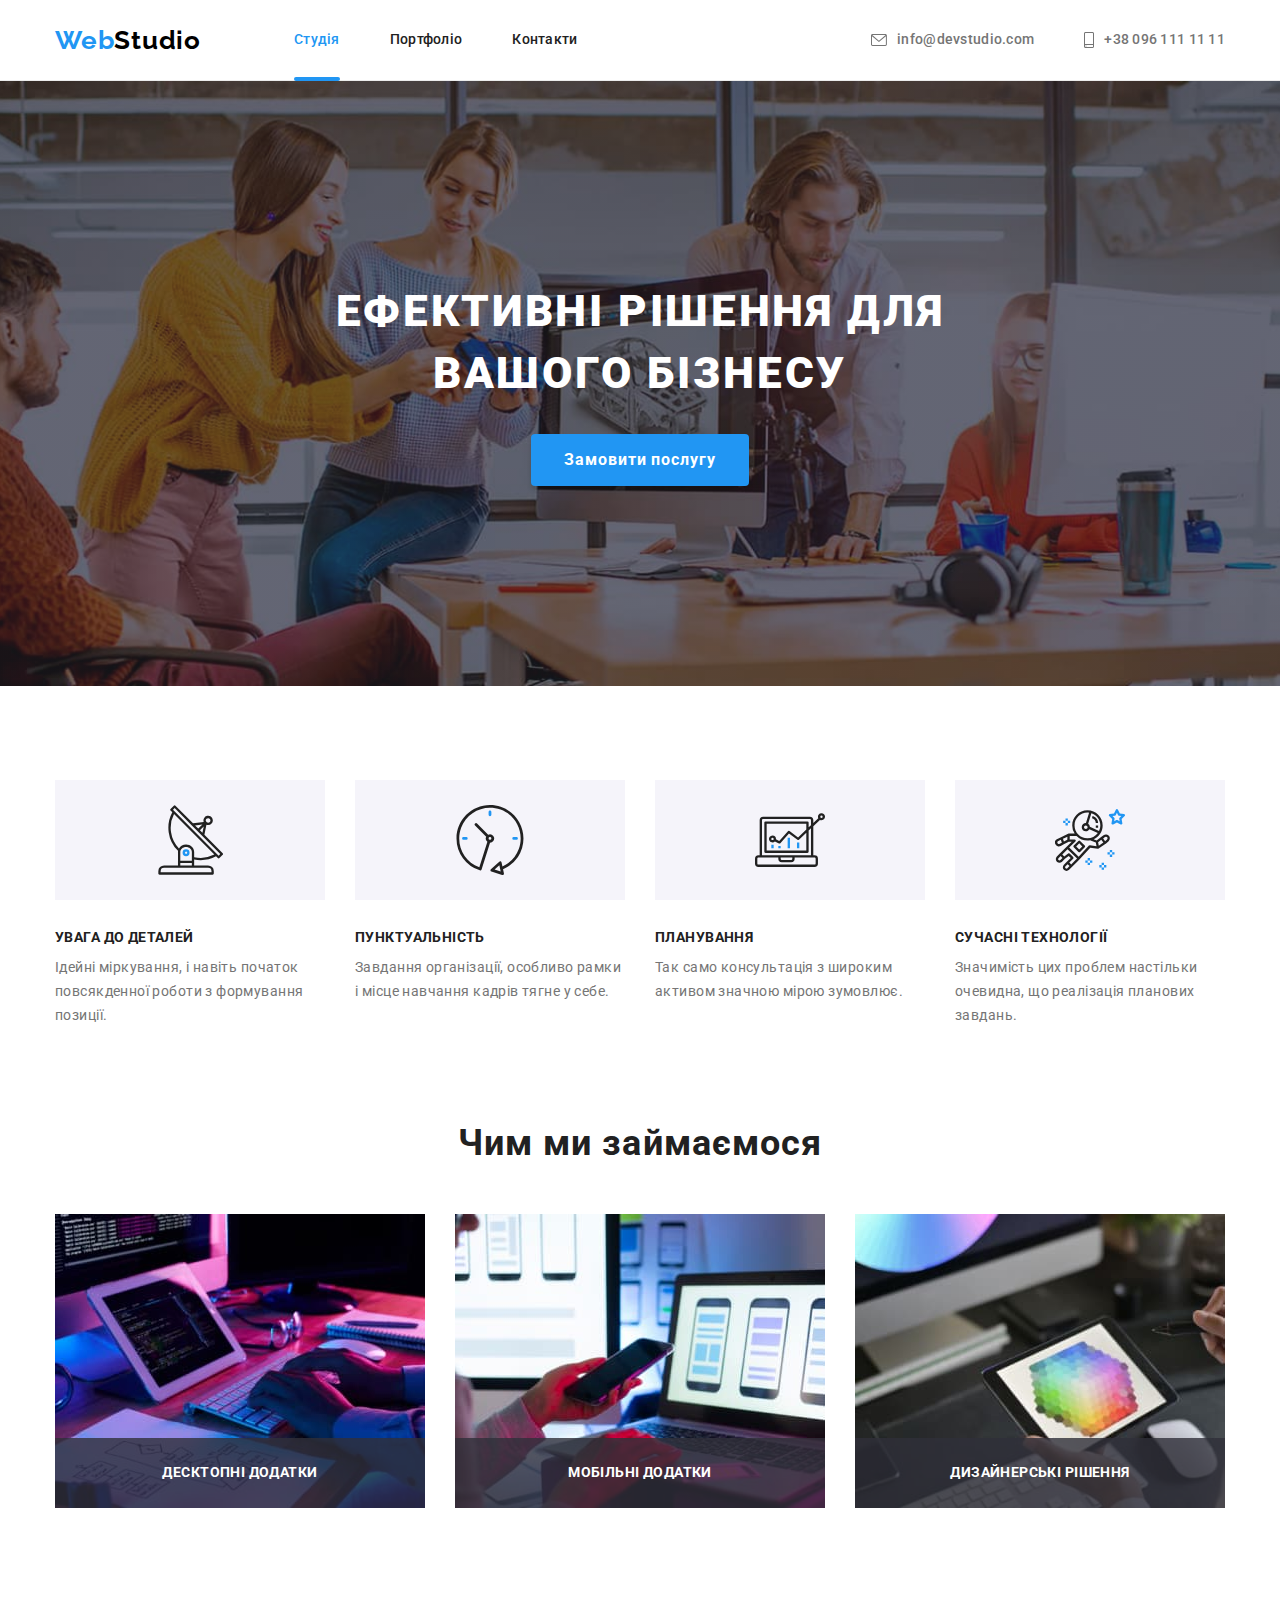
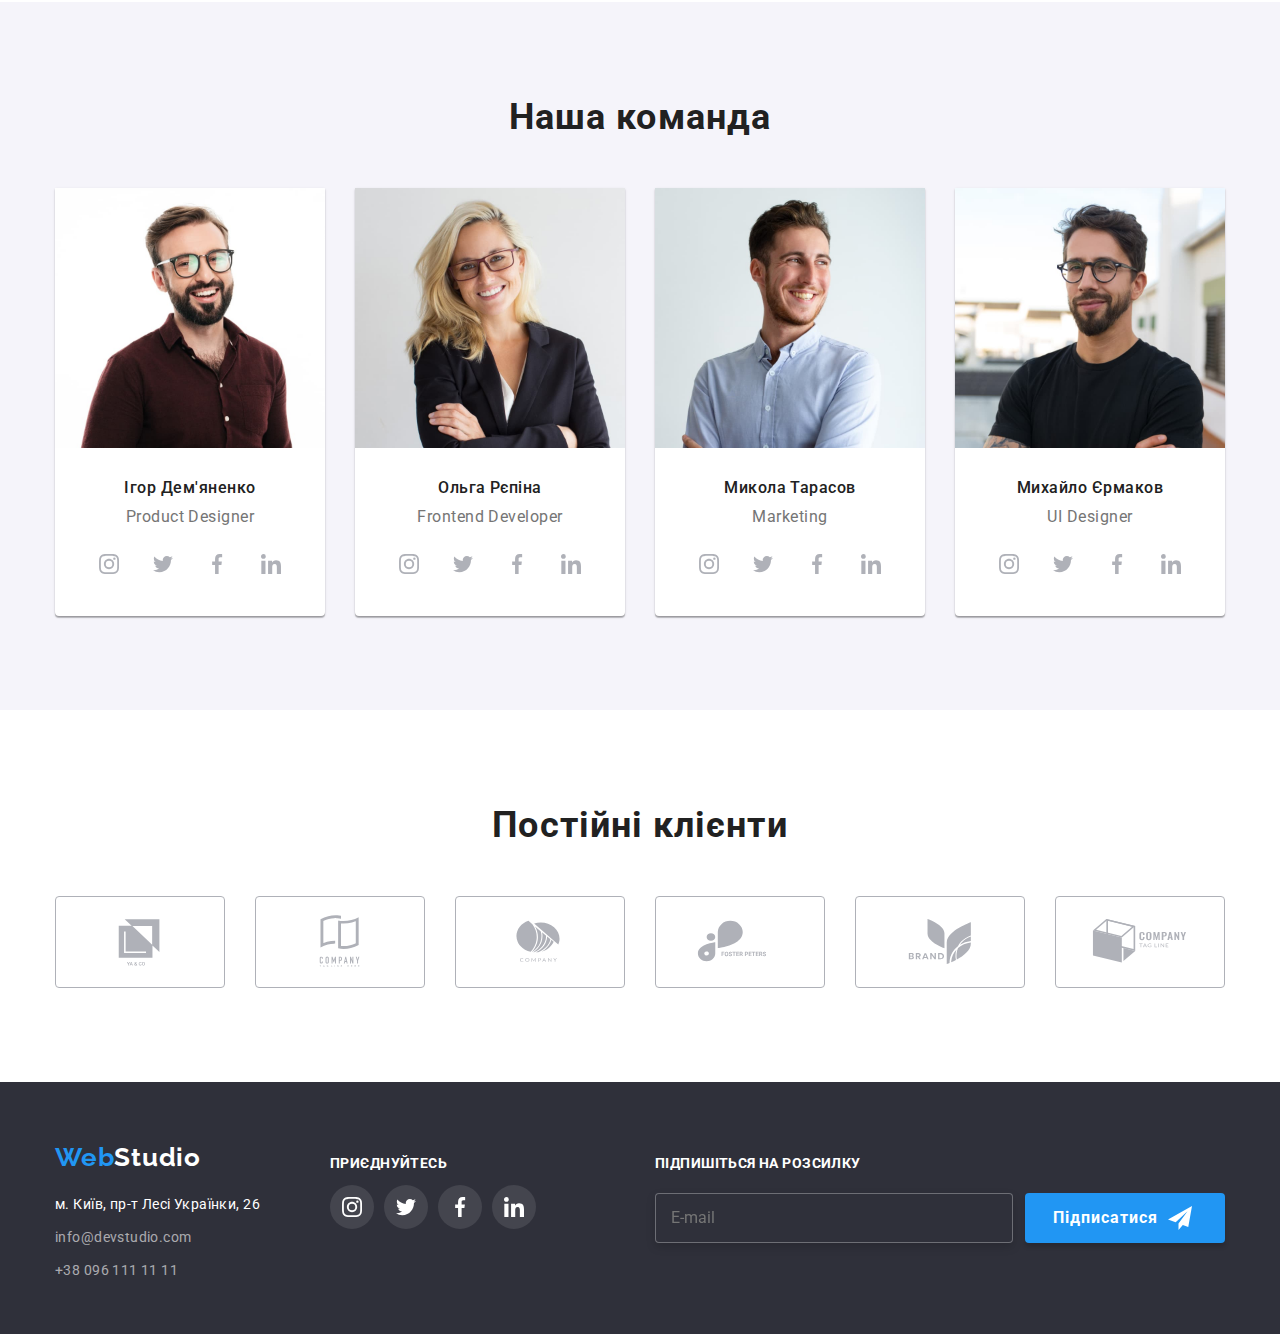
<file: index.html>
<!DOCTYPE html>
<html lang="uk">
  <head>
    <meta charset="UTF-8" />
    <meta http-equiv="X-UA-Compatible" content="IE=edge" />
    <meta name="viewport" content="width=device-width, initial-scale=1.0" />
    <title>Студія</title>
    <link
      href="https://fonts.googleapis.com/css2?family=Raleway:wght@700&family=Roboto:wght@400;500;700;900&display=swap"
      rel="stylesheet"
    />
    <link
      rel="stylesheet"
      href="https://cdnjs.cloudflare.com/ajax/libs/modern-normalize/1.1.0/modern-normalize.min.css"
    />
    <link rel="stylesheet" href="./css/styles.css" />
  </head>
  <body>
    <!-- Хедер -->
    <header class="header">
      <div class="container">
        <a href="./index.html" class="link"
          ><span class="aссent">Web</span><span class="logo-head">Studio</span></a
        >
        <nav>
          <ul class="site-nav list">
            <li class="item"><a href="./index.html" class="link nav current">Студія</a></li>
            <li class="item"><a href="./portfolio.html" class="link nav next">Портфоліо</a></li>
            <li class="item"><a href="" class="link nav next">Контакти</a></li>
          </ul>
        </nav>
        <ul class="auth-nav list">
          <li>
            <a href="mailto:info@devstudio.com" class="link contacts icon-mail"
              >
              <svg class="icon-address" width="16" height="12">
                <use href="./img/icons.svg#icon-mail"></use>
              </svg>info@devstudio.com</a
            >
          </li>
          <li>
            <a href="tel:+380961111111" class="link contacts icon-phone">
              <svg class="icon-address" width="10" height="16">
                <use href="./img/icons.svg#icon-phone"></use>
              </svg>+38 096 111 11 11</a>
          </li>
        </ul>
      </div>
    </header>
    <main>
      <!-- Герой -->
      <section class="hero">
        <div class="gradient">
          <div class="container">
            <h1 class="hero-title">Ефективні рішення для вашого бізнесу</h1>
            <button data-modal-open class="booking" type="button">Замовити послугу</button>
          </div>
        </div>
      </section>
      <!-- Преимущества -->
      <section class="advantage">
        <div class="container">
          <h2 class="hidden">Переваги</h2>
          <ul class="list advantage-list">
            <li class="advantage-item">
              <div class="picture">
                <svg class="icon-picture" width="65" heigyt="70">
                  <use href="./img/icons.svg#icon-antenna"></use>
                </svg>
              </div>
              <h3 class="advantage-title">Увага до деталей</h3>
              <p class="advantage-text">
                Ідейні міркування, і навіть початок повсякденної роботи з формування позиції.
              </p>
            </li>
            <li class="advantage-item">
              <div class="picture">
                <svg class="icon-picture" width="70" height="70">
                  <use href="./img/icons.svg#icon-clock"></use>
                </svg>
              </div>
              <h3 class="advantage-title">Пунктуальність</h3>
              <p class="advantage-text">
                Завдання організації, особливо рамки і місце навчання кадрів тягне у себе.
              </p>
            </li>
            <li class="advantage-item">
              <div class="picture">
                <svg class="icon-picture" width="70" height="70">
                  <use href="./img/icons.svg#icon-diagram"></use>
                </svg>
              </div>
              <h3 class="advantage-title">Планування</h3>
              <p class="advantage-text">
                Так само консультація з широким активом значною мірою зумовлює.
              </p>
            </li>
            <li class="advantage-item">
              <div class="picture">
                <svg class="icon-picture" width="70" height="70">
                  <use href="./img/icons.svg#icon-astronaut"></use>
                </svg>
              </div>
              <h3 class="advantage-title">Сучасні технології</h3>
              <p class="advantage-text">
                Значимість цих проблем настільки очевидна, що реалізація планових завдань.
              </p>
            </li>
          </ul>
        </div>
      </section>
      <!-- Чем мы занимаемся -->
      <section class="process">
        <div class="container">
          <h2 class="process-title">Чим ми займаємося</h2>
          <ul class="list process-list">
            <li class="process-item">
              <div class="process-thumb">
                <img src="./img/img1.jpg" alt="написання коду" width="370" />
                <p class="image-process-title">Десктопні додатки</p>
              </div>
            </li>
            <li class="process-item">
              <div class="process-thumb">
                <img src="./img/box2.jpg" alt="розробка додатків" width="370" />
                <p class="image-process-title">Мобільні додатки</p>
              </div>
            </li>
            <li class="process-item">
              <div class="process-thumb">
                <img src="./img/box3.jpg" alt="рішення для дизайну" width="370" />
                <p class="image-process-title">Дизайнерські рішення</p>
              </div>
            </li>
          </ul>
        </div>
      </section>
      <!-- Фото и контакты команды -->
      <section class="team">
        <div class="container">
          <h2 class="team-title">Наша команда</h2>
          <ul class="list team-list">
            <li class="team-card">
              <img src="./img/igor.jpg" alt="фото Ігор Дем'яненко" width="270" />
              <div class="team-box">
                <h3 class="team-name">Ігор Дем'яненко</h3>
                <p class="job-title" lang="en">Product Designer</p>
              </div>
              <!-- Иконки соцсетей для команды -->
              <ul class="social">
                <li><a href="" aria-label="інстаграм" class="social-link">
                  <svg class="social-icon" width="20" height="20">
                    <use href="./img/icons.svg#icon-instagram"></use>
                  </svg>
                </a></li>
                <li><a href="" aria-label="твітер" class="social-link">
                  <svg class="social-icon" width="20" height="20">
                    <use href="./img/icons.svg#icon-twitter"></use>
                  </svg>
                </a></li>
                <li><a href="" aria-label="фейсбук" class="social-link">
                  <svg class="social-icon" width="20" height="20">
                    <use href="./img/icons.svg#icon-facebook"></use>
                  </svg>
                </a></li>
                <li><a href="" aria-label="лінкедін" class="social-link">
                  <svg class="social-icon" width="20" height="20">
                    <use href="./img/icons.svg#icon-linkedin"></use>
                  </svg>
                </a></li>
              </ul>
            </li>
            <li class="team-card">
              <img src="./img/olga.jpg" alt="фото Ольга Рєпіна" width="270" />
              <div class="team-box">
                <h3 class="team-name">Ольга Рєпіна</h3>
                <p class="job-title" lang="en">Frontend Developer</p>
              </div>
              <ul class="social">
                <li><a href="" aria-label="інстаграм" class="social-link">
                  <svg class="social-icon" width="20" height="20">
                    <use href="./img/icons.svg#icon-instagram"></use>
                  </svg>
                </a></li>
                <li><a href="" aria-label="твітер" class="social-link">
                  <svg class="social-icon" width="20" height="20">
                    <use href="./img/icons.svg#icon-twitter"></use>
                  </svg>
                </a></li>
                <li><a href="" aria-label="фейсбук" class="social-link">
                  <svg class="social-icon" width="20" height="20">
                    <use href="./img/icons.svg#icon-facebook"></use>
                  </svg>
                </a></li>
                <li><a href="" aria-label="лінкедін" class="social-link">
                  <svg class="social-icon" width="20" height="20">
                    <use href="./img/icons.svg#icon-linkedin"></use>
                  </svg>
                </a></li>
              </ul>
            </li>
            <li class="team-card">
              <img src="./img/nik.jpg" alt="фото Микола Тарасов" width="270" />
              <div class="team-box">
                <h3 class="team-name">Микола Тарасов</h3>
                <p class="job-title" lang="en">Marketing</p>
              </div>
              <ul class="social">
                <li><a href="" aria-label="інстаграм" class="social-link">
                  <svg class="social-icon" width="20" height="20">
                    <use href="./img/icons.svg#icon-instagram"></use>
                  </svg>
                </a></li>
                <li><a href="" aria-label="твітер" class="social-link">
                  <svg class="social-icon" width="20" height="20">
                    <use href="./img/icons.svg#icon-twitter"></use>
                  </svg>
                </a></li>
                <li><a href="" aria-label="фейсбук" class="social-link">
                  <svg class="social-icon" width="20" height="20">
                    <use href="./img/icons.svg#icon-facebook"></use>
                  </svg>
                </a></li>
                <li><a href="" aria-label="лінкедін" class="social-link">
                  <svg class="social-icon" width="20" height="20">
                    <use href="./img/icons.svg#icon-linkedin"></use>
                  </svg>
                </a></li>
              </ul>
            </li>
            <li class="team-card">
              <img src="./img/misha.jpg" alt="Михайло Єрмаков" width="270" />
              <div class="team-box">
                <h3 class="team-name">Михайло Єрмаков</h3>
                <p class="job-title" lang="en">UI Designer</p>
              </div>
              <ul class="social">
                <li><a href="" aria-label="інстаграм" class="social-link">
                  <svg class="social-icon" width="20" height="20">
                    <use href="./img/icons.svg#icon-instagram"></use>
                  </svg>
                </a></li>
                <li><a href="" aria-label="твітер" class="social-link">
                  <svg class="social-icon" width="20" height="20">
                    <use href="./img/icons.svg#icon-twitter"></use>
                  </svg>
                </a></li>
                <li><a href="" aria-label="фейсбук" class="social-link">
                  <svg class="social-icon" width="20" height="20">
                    <use href="./img/icons.svg#icon-facebook"></use>
                  </svg>
                </a></li>
                <li><a href="" aria-label="лінкедін" class="social-link">
                  <svg class="social-icon" width="20" height="20">
                    <use href="./img/icons.svg#icon-linkedin"></use>
                  </svg>
                </a></li>
              </ul>
            </li>
          </ul>
        </div>
      </section>
      <!-- Постоянные клиенты -->
      <section class="constant-clients">
        <div class="container">
          <h2 class="clients-title">Постійні клієнти</h2>
          <ul class="clients-list list">
            <li>
              <a href="" class="clients-link">
                <svg class="client-icon" width="106" height="60">
                  <use href="./img/icons.svg#icon-client1"></use>
                </svg>
              </a>
            </li>
            <li>
              <a href="" class="clients-link">
                <svg class="client-icon" width="106" height="60">
                  <use href="./img/icons.svg#icon-client2"></use>
                </svg>
              </a>
            </li>
            <li>
              <a href="" class="clients-link">
                <svg class="client-icon" width="106" height="60" width="106" height="60">
                  <use href="./img/icons.svg#icon-client3"></use>
                </svg>
              </a>
            </li>
            <li>
              <a href="" class="clients-link">
                <svg class="client-icon" width="106" height="60">
                  <use href="./img/icons.svg#icon-client4"></use>
                </svg>
              </a>
            </li>
            <li>
              <a href="" class="clients-link">
                <svg class="client-icon" width="106" height="60">
                  <use href="./img/icons.svg#icon-client5"></use>
                </svg>
              </a>
            </li>
            <li>
              <a href="" class="clients-link">
                <svg class="client-icon" width="106" height="60">
                  <use href="./img/icons.svg#icon-client6"></use>
                </svg>
              </a>
            </li>
          </ul>
        </div>
      </section>
    </main>
    <!-- Футер -->
    <footer class="footer">
      <div class="container">
        <div class="address-box">
          <a href="./index.html" class="link"
          ><span class="aссent">Web</span><span class="logo-footer">Studio</span></a
        >
        <address class="address">
          <p class="address-place">м. Київ, пр-т Лесі Українки, 26</p>
          <ul class="list">
            <li class="address-mail">
              <a href="mailto:info@devstudio.com" class="link footer-contacts"
                >info@devstudio.com</a
              >
            </li>
            <li><a href="tel:+380961111111" class="link footer-contacts">+38 096 111 11 11</a></li>
          </ul>
        </address>
        </div>
        <!-- Иконки соцсетей футера -->
        <div class="footer-social">
          <strong class="join">Приєднуйтесь</strong>
          <ul class="footer-social-list">
            <li><a href="" aria-label="інстаграм" class="footer-social-link">
              <svg class="footer-social-icon" width="20" height="20">
                <use href="./img/icons.svg#icon-instagram"></use>
              </svg>
            </a></li>
            <li><a href="" aria-label="твітер" class="footer-social-link">
              <svg class="footer-social-icon" width="20" height="20">
                <use href="./img/icons.svg#icon-twitter"></use>
              </svg>
            </a></li>
            <li><a href="" aria-label="фейсбук" class="footer-social-link">
              <svg class="footer-social-icon" width="20" height="20">
                <use href="./img/icons.svg#icon-facebook"></use>
              </svg>
            </a></li>
            <li><a href="" aria-label="лінкедін" class="footer-social-link">
              <svg class="footer-social-icon" width="20" height="20">
                <use href="./img/icons.svg#icon-linkedin"></use>
              </svg>
            </a></li>
          </ul>
        </div>
        <div class="subscribe">
          <strong class="join">Підпишіться на розсилку</strong>
          <div class="field-button">
            <form class="form" autocomplete="off">
              <label class="field-label">
                <input class="field-input" name="email" type="email" placeholder="E-mail">
              </label>
            </form>
            <button class="subscribe-button" type="submit"><span class="subscribe-text">Підписатися</span>
              <svg width="24" height="24">
                <use href="./img/icons.svg#icon-telegram"></use>
              </svg>
            </button>
          </div>
        </div>
      </div>
    </footer>
    <!-- Модальное окно -->
    <div data-modal class="backdrop is-hidden">
      <div class="modal">
        <button data-modal-close class="close" type="button">
          <svg class="close-button" width="11" height="11">
            <use href="./img/icons.svg#icon-cross"></use>
          </svg>
        </button>
        <b class="modal-title-text">Залиште свої дані, ми вам передзвонимо</b>
        <form class="modal-form" autocomplete="off">
          <label class="modal-label">
            <span class="form-text">Ім'я</span>
            <input class="modal-input" type="text" name="name">
            <svg class="modal-icon" width="12" height="12">
              <use href="./img/icons.svg#icon-name"></use>
            </svg>
          </label>
          <label class="modal-label">
            <span class="form-text">Телефон</span>
            <input class="modal-input" type="tel" name="telephone">
            <svg class="modal-icon" width="13" height="13">
              <use href="./img/icons.svg#icon-call"></use>
            </svg>
          </label>
          <label class="modal-label">
            <span class="form-text">Пошта</span>
            <input class="modal-input" type="email" name="email">
            <svg class="modal-icon" width="15" height="12">
              <use href="./img/icons.svg#icon-letter"></use>
            </svg>
          </label>
          <label class="modal-label-comment">
            <span class="form-text">Коментар</span>
            <textarea class="textarea" name="comment" rows="7" placeholder="Введіть текст"></textarea>
          </label>
          <label class="checkbox">
            <input class="checkbox-input" type="checkbox" name="checkbox">
            <span class="checkbox-icon"></span>
            <span class="checkbox-text">Погоджуюся з розсилкою та приймаю</span>
            <a class="checkbox-link" href="">Умови договору</a>
          </label>
        </form>
        <button class="send" type="submit"><span class="send-text">Відправити</span></button>
      </div>
    </div>
    <script src="./modal.js"></script>
  </body>
</html>
</file>
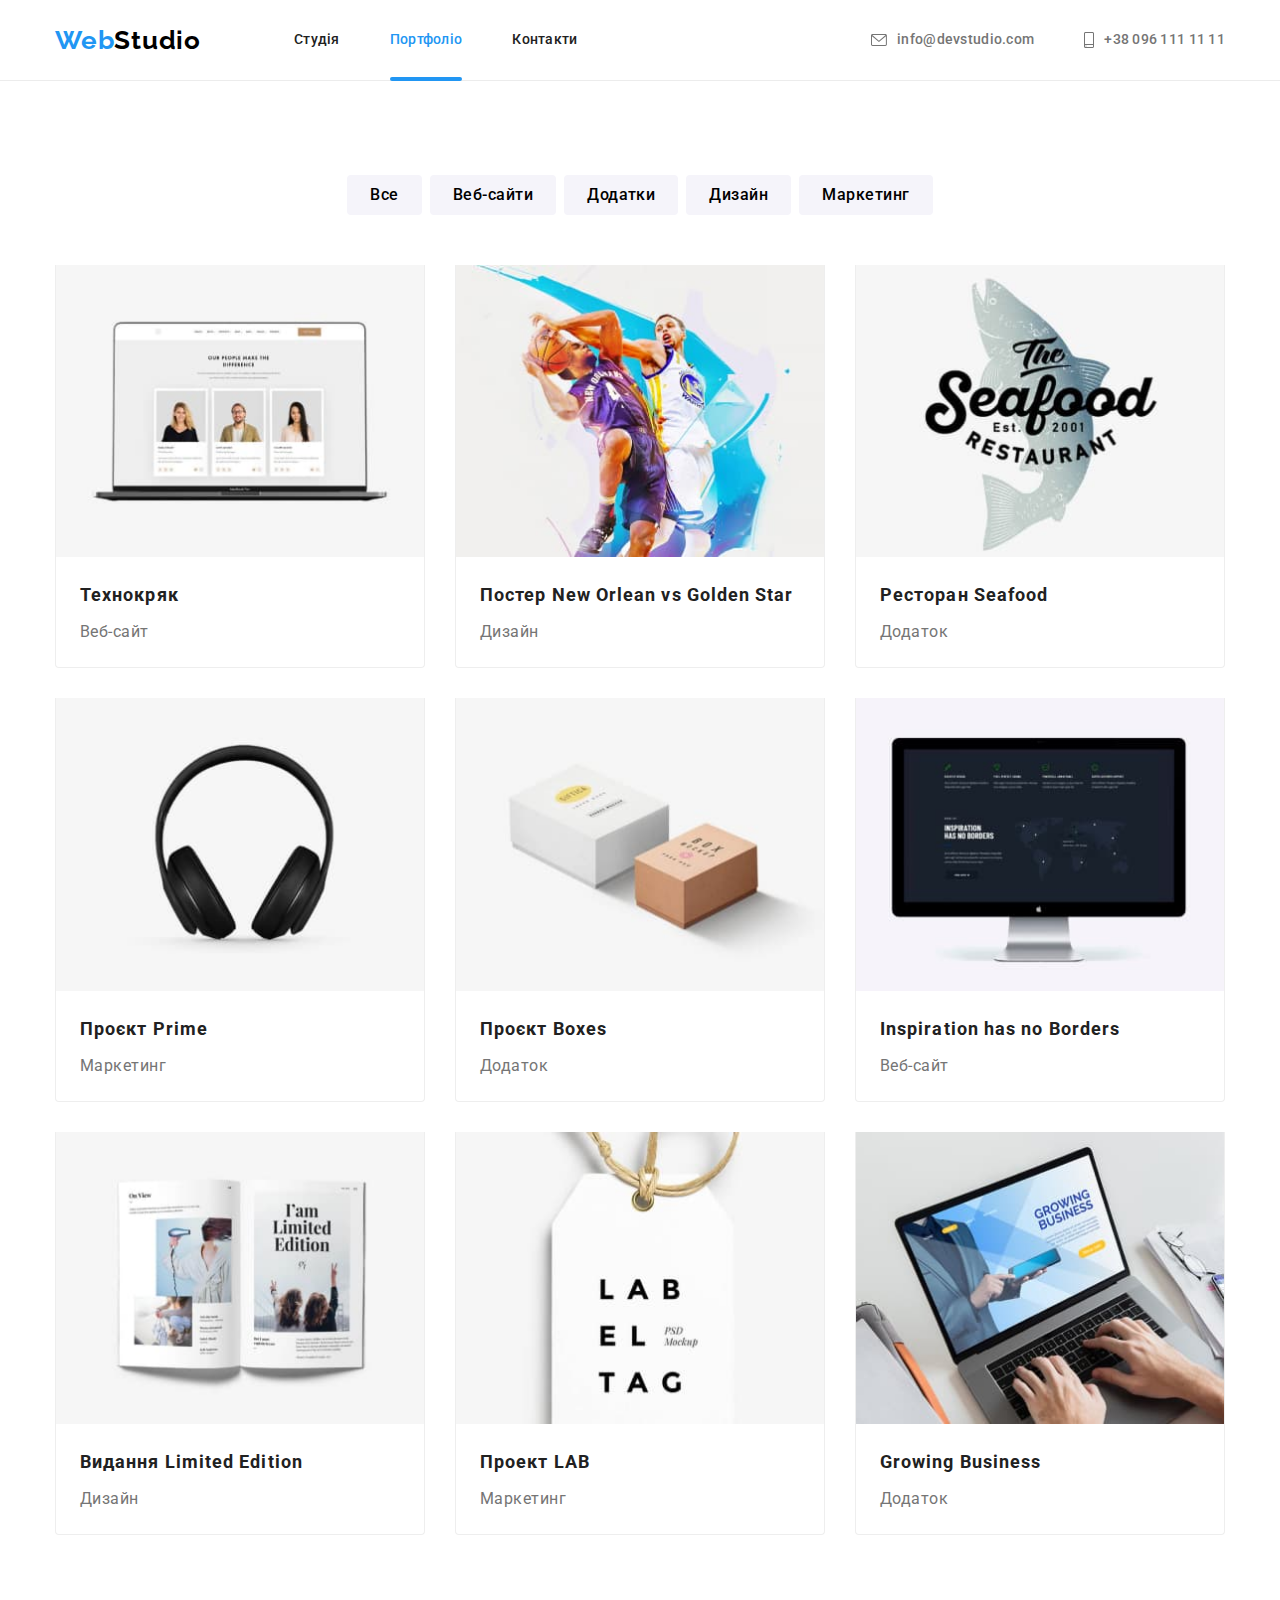
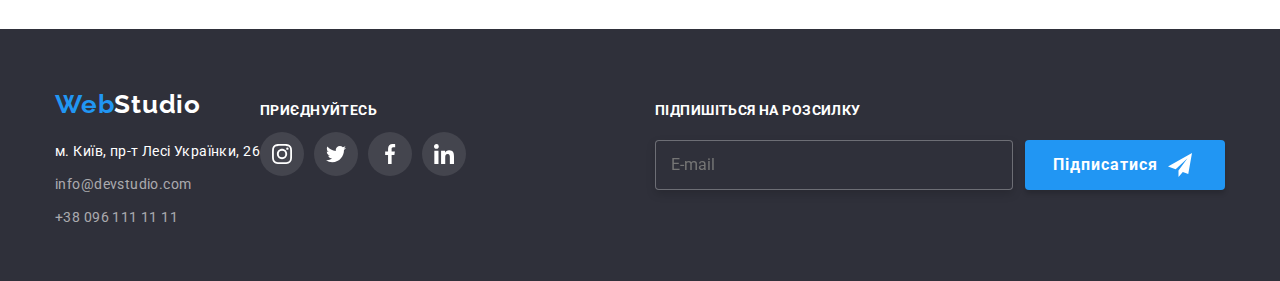
<file: portfolio.html>
<!DOCTYPE html>
<html lang="uk">
  <head>
    <meta charset="UTF-8" />
    <meta http-equiv="X-UA-Compatible" content="IE=edge" />
    <meta name="viewport" content="width=device-width, initial-scale=1.0" />
    <title>Портфоліо</title>
    <link
      href="https://fonts.googleapis.com/css2?family=Raleway:wght@700&family=Roboto:wght@400;500;700;900&display=swap"
      rel="stylesheet"
    />
    <link
      rel="stylesheet"
      href="https://cdnjs.cloudflare.com/ajax/libs/modern-normalize/1.1.0/modern-normalize.min.css"
    />
    <link rel="stylesheet" href="./css/styles.css" />
  </head>
  <body>
    <!-- Хедер -->
    <header class="header">
      <div class="container">
        <a href="./index.html" class="link logo"
          ><span class="aссent">Web</span><span class="logo-head">Studio</span></a
        >
        <nav>
          <ul class="site-nav list">
            <li class="item"><a href="./index.html" class="link nav next">Студія</a></li>
            <li class="item"><a href="./portfolio.html" class="link nav current">Портфоліо</a></li>
            <li class="item"><a href="" class="link nav next">Контакти</a></li>
          </ul>
        </nav>
        <ul class="auth-nav list">
          <li>
            <a href="mailto:info@devstudio.com" class="link contacts"
              >
              <svg class="icon-address" width="16" height="12">
                <use href="./img/icons.svg#icon-mail"></use>
              </svg>info@devstudio.com</a
            >
          </li>
          <li>
            <a href="tel:+380961111111" class="link contacts">
              <svg class="icon-address" width="10" height="16">
                <use href="./img/icons.svg#icon-phone"></use>
              </svg>+38 096 111 11 11</a>
          </li>
        </ul>
      </div>
    </header>
    <!-- Герой -->
    <main>
      <section class="portfolio-hero">
        <div class="container">
          <h1 class="hidden">Приклади робіт</h1>
          <ul class="list filter-title">
            <li class="filter-item"><button class="filter" type="button">Все</button></li>
            <li class="filter-item"><button class="filter" type="button">Веб-сайти</button></li>
            <li class="filter-item"><button class="filter" type="button">Додатки</button></li>
            <li class="filter-item"><button class="filter" type="button">Дизайн</button></li>
            <li class="filter-item"><button class="filter" type="button">Маркетинг</button></li>
          </ul>
          <ul class="list card-list">
            <li class="card-item">
              <a href="" class="box-shadow">
                <div class="hidden-box">
                  <img src="./img/portfolio1.jpg" alt="відчинений ноутбук" width="370" />
                  <p class="image-hidden-text">Ресурс пропонує комплексні пропозиції з різним рівнем функціоналу та сервісів. Все це дозволить відвідувачу отримати вичерпні відомості про компанію чи приватну особу.</p>
                </div>
                <div class="card-box">
                 <h2 class="image-title">Технокряк</h2>
                 <p class="image-text">Веб-сайт</p>
                </div>
              </a>
            </li>
            <li class="card-item">
              <a href="" class="box-shadow">
                <div class="hidden-box">
                  <img src="./img/portfolio2.jpg" alt="гра в баскетбол" width="370" />
                  <p class="image-hidden-text">Ресурс пропонує комплексні пропозиції з різним рівнем функціоналу та сервісів. Все це дозволить відвідувачу отримати вичерпні відомості про компанію чи приватну особу.</p>
                </div>
                <div class="card-box">
                 <h2 class="image-title">Постер <span lang="en">New Orlean vs Golden Star</span></h2>
                 <p class="image-text">Дизайн</p>
                </div>
              </a>
            </li>
            <li class="card-item">
              <a href="" class="box-shadow">
                <div class="hidden-box">
                  <img src="./img/portfolio3.jpg" alt="постер ресторану" width="370" />
                  <p class="image-hidden-text">Ресурс пропонує комплексні пропозиції з різним рівнем функціоналу та сервісів. Все це дозволить відвідувачу отримати вичерпні відомості про компанію чи приватну особу.</p>
                </div>
                <div class="card-box">
                 <h2 class="image-title">Ресторан <span lang="en">Seafood</span></h2>
                 <p class="image-text">Додаток</p>
                </div>
              </a>
            </li>
            <li class="card-item">
              <a href="" class="box-shadow">
                <div class="hidden-box">
                  <img src="./img/portfolio4.jpg" alt="навушники" width="370" />
                  <p class="image-hidden-text">Ресурс пропонує комплексні пропозиції з різним рівнем функціоналу та сервісів. Все це дозволить відвідувачу отримати вичерпні відомості про компанію чи приватну особу.</p>
                </div>
                <div class="card-box">
                 <h2 class="image-title">Проєкт <span lang="en">Prime</span></h2>
                 <p class="image-text">Маркетинг</p>
                </div>
              </a>
            </li>
            <li class="card-item">
              <a href="" class="box-shadow">
                <div class="hidden-box">
                  <img src="./img/portfolio5.jpg" alt="картонні коробки" width="370" />
                  <p class="image-hidden-text">Ресурс пропонує комплексні пропозиції з різним рівнем функціоналу та сервісів. Все це дозволить відвідувачу отримати вичерпні відомості про компанію чи приватну особу.</p>
                </div>
                <div class="card-box">
                 <h2 class="image-title">Проєкт <span lang="en">Boxes</span></h2>
                 <p class="image-text">Додаток</p>
                </div>
              </a>
            </li>
            <li class="card-item">
              <a href="" class="box-shadow">
                <div class="hidden-box">
                  <img src="./img/portfolio6.jpg" alt="екран монітору" width="370" />
                  <p class="image-hidden-text">Ресурс пропонує комплексні пропозиції з різним рівнем функціоналу та сервісів. Все це дозволить відвідувачу отримати вичерпні відомості про компанію чи приватну особу.</p>
                </div>
                <div class="card-box">
                 <h2 class="image-title" lang="en">Inspiration has no Borders</h2>
                 <p class="image-text">Веб-сайт</p>
                </div>
              </a>
            </li>
            <li class="card-item">
              <a href="" class="box-shadow">
                <div class="hidden-box">
                  <img src="./img/portfolio7.jpg" alt="відкрита книга" width="370" />
                  <p class="image-hidden-text">Ресурс пропонує комплексні пропозиції з різним рівнем функціоналу та сервісів. Все це дозволить відвідувачу отримати вичерпні відомості про компанію чи приватну особу.</p>
                </div>
                <div class="card-box">
                  <h2 class="image-title">Видання <span lang="en">Limited Edition</span></h2>
                  <p class="image-text">Дизайн</p>
                </div>
              </a>
            </li>
            <li class="card-item">
              <a href="" class="box-shadow">
                <div class="hidden-box">
                  <img src="./img/portfolio8.jpg" alt="бірка" width="370" />
                  <p class="image-hidden-text">Ресурс пропонує комплексні пропозиції з різним рівнем функціоналу та сервісів. Все це дозволить відвідувачу отримати вичерпні відомості про компанію чи приватну особу.</p>
                </div>
              <div class="card-box">
                <h2 class="image-title">Проект <span lang="en">LAB</span></h2>
                <p class="image-text">Маркетинг</p>
              </div>
              </a>
            </li>
            <li class="card-item">
              <a href="" class="box-shadow">
                <div class="hidden-box">
                  <img src="./img/portfolio9.jpg" alt="відчинений ноутбук" width="370" />
                  <p class="image-hidden-text">Ресурс пропонує комплексні пропозиції з різним рівнем функціоналу та сервісів. Все це дозволить відвідувачу отримати вичерпні відомості про компанію чи приватну особу.</p>
                </div>
                <div class="card-box">
                  <h2 class="image-title" lang="en">Growing Business</h2>
                  <p class="image-text">Додаток</p>
                </div>
              </a>
            </li>
          </ul>
        </div>
      </section>
    </main>
    <!-- Футер -->
    <footer class="footer">
      <div class="container">
        <div>
          <a href="./index.html" class="link"
          ><span class="aссent">Web</span><span class="logo-footer">Studio</span></a
        >
        <address class="address">
          <p class="address-place">м. Київ, пр-т Лесі Українки, 26</p>
          <ul class="list">
            <li class="address-mail">
              <a href="mailto:info@devstudio.com" class="link footer-contacts"
                >info@devstudio.com</a
              >
            </li>
            <li><a href="tel:+380961111111" class="link footer-contacts">+38 096 111 11 11</a></li>
          </ul>
        </address>
        </div>
        <div class="footer-social">
          <strong class="join">Приєднуйтесь</strong>
          <ul class="footer-social-list">
            <li><a href="" aria-label="інстаграм" class="footer-social-link">
              <svg class="footer-social-icon" width="20" height="20">
                <use href="./img/icons.svg#icon-instagram"></use>
              </svg>
            </a></li>
            <li><a href="" aria-label="твітер" class="footer-social-link">
              <svg class="footer-social-icon" width="20" height="20">
                <use href="./img/icons.svg#icon-twitter"></use>
              </svg>
            </a></li>
            <li><a href="" aria-label="фейсбук" class="footer-social-link">
              <svg class="footer-social-icon" width="20" height="20">
                <use href="./img/icons.svg#icon-facebook"></use>
              </svg>
            </a></li>
            <li><a href="" aria-label="лінкедін" class="footer-social-link">
              <svg class="footer-social-icon" width="20" height="20">
                <use href="./img/icons.svg#icon-linkedin"></use>
              </svg>
            </a></li>
          </ul>
        </div>
        <div class="subscribe">
          <strong class="join">Підпишіться на розсилку</strong>
          <div class="field-button">
            <form class="form" autocomplete="off">
              <label class="field-label">
                <input class="field-input" name="email" type="email" placeholder="E-mail">
              </label>
            </form>
            <button class="subscribe-button" type="submit"><span class="subscribe-text">Підписатися</span>
              <svg width="24" height="24">
                <use href="./img/icons.svg#icon-telegram"></use>
              </svg>
            </button>
          </div>
        </div>
      </div>
    </footer>
    
  </body>
</html>
</file>
<file: css/styles.css>
:root {
  --main-background-color: #f5f5f5;
  --primary-text-color: #212121;
  --secondery-text-color: #757575;
  --active-text-color: #2196f3;
  --text-logo: #000000;
  --text-hero: #ffffff;
  --team-background-color: #f5f4fa;
  --footer-background-color: #2F303A;
}

body {
  font-family: 'roboto', sans-serif;
  color: var(--primary-text-color);
}

/* Убрал подчеркивания и точки со ссылок и списков
и сбросил отступы */

.link {
  text-decoration: none;
  margin: 0;
  padding: 0;

  transition: color 250ms cubic-bezier(0.4, 0, 0.2, 1);
}

.list {
  list-style: none;
  margin: 0;
  padding: 0;
}

/* Контейнер */

.container {
  width: 1200px;
  margin-left: auto;
  margin-right: auto;
  padding-left: 15px;
  padding-right: 15px;
  /* outline: 1px solid tomato; */
}

/* Хедер */
.header {
  background-color: var(--text-hero);
  border-bottom: 1px solid #ececec;
}

.header > .container {
  display: flex;
  align-items: center;
}

/* Навигация */

.link.nav {
  position: relative;

  display: block;
  padding-top: 32px;
  padding-bottom: 32px;
  color: var(--primary-text-color);
  font-weight: 500;
  font-size: 14px;
  line-height: 1.14;
  letter-spacing: 0.02em;
}

.site-nav > .item:not(:last-child) {
  margin-right: 50px;
}

.site-nav {
  display: flex;
  margin-left: 93px;
}

.auth-nav {
  display: flex;
  margin-left: auto;
}

.link.nav.current {
  color: var(--active-text-color);
}

.link.nav.next::after {
  transform: scale(0);
  transition: transform 250ms cubic-bezier(0.4, 0, 0.2, 1);
}


.link.nav.next:hover::after,
.link.nav.next:focus::after {
  transform: scale(1);
}

.link.nav.current::after, .link.nav.next::after {
  content: "";
  position: absolute;
  display: block;
  height: 4px;
  width: 100%;
  left: 0;
  bottom: -1px;

  background-color: var(--active-text-color);
  border: transparent;
  border-radius: 2px;
}

/* Логотип */

.aссent {
  color: var(--active-text-color);
  font-family: 'raleway';
  font-weight: 700;
  font-size: 26px;
  line-height: 1.19;
  letter-spacing: 0.03em;
}

.logo-head {
  font-family: 'raleway';
  color: var(--text-logo);
  font-weight: 700;
  font-size: 26px;
  line-height: 1.19;
  letter-spacing: 0.03em;
}

/* Cсылки контактов хедера */

.contacts {
  display: flex;
  align-items: center;
  color: var(--secondery-text-color);
  font-weight: 500;
  font-size: 14px;
  line-height: 1.14;
  letter-spacing: 0.02em;
}

.auth-nav > li:not(:last-child) {
  margin-right: 50px;
}

.link:hover,
.link:focus {
  color: var(--active-text-color);
}

.icon-address {
  fill: currentColor;
  margin-right: 10px;
}

/* Кнопки */


.booking {
  background-color: var(--active-text-color);
  color: var(--text-hero);
  font-family: inherit;
  font-weight: 700;
  font-size: 16px;
  line-height: 1.88;
  letter-spacing: 0.06em;
  cursor: pointer;
  padding: 10px 32px;
  border-radius: 4px;
  min-width: 216px;
  box-shadow: 0px 4px 4px rgba(0, 0, 0, 0.15);
  border: 1px solid transparent;
}

.filter {
  display: inline-block;
  min-width: 73px;
  padding: 6px 22px;

  font-family: inherit;
  cursor: pointer;
  font-weight: 500;
  font-size: 16px;
  line-height: 1.62;
  letter-spacing: 0.03em;

  border-radius: 4px;
  border: 1px solid transparent;
  background-color: var(--team-background-color);

  transition: background-color 250ms cubic-bezier(0.4, 0, 0.2, 1),
  color 250ms cubic-bezier(0.4, 0, 0.2, 1),
  box-shadow 250ms cubic-bezier(0.4, 0, 0.2, 1);
}

.filter:hover,
.filter:focus {
  background-color: var(--active-text-color);
  color: var(--text-hero);
  box-shadow: 0px 3px 1px rgba(0, 0, 0, 0.1), 0px 1px 2px rgba(0, 0, 0, 0.08),
    0px 2px 2px rgba(0, 0, 0, 0.12);
}

/* Герой главной страницы */

.hero {
  background-color: #2f303a;
  text-align: center;
}

.gradient {
  max-width: 1600px;
  padding-top: 200px;
  padding-bottom: 200px;
  margin-left: auto;
  margin-right: auto;
  background-position: center;
  background-repeat: no-repeat;
  background-size: cover;
  background-image: linear-gradient(to right, rgba(47, 48, 58, 0.4), rgba(47, 48, 58, 0.4)),
    url(../img/people.jpg);
}

.hero-title {
  margin-left: auto;
  margin-right: auto;
  max-width: 696px;
  font-weight: 900;
  font-size: 44px;
  line-height: 1.4;
  margin-bottom: 30px;
  letter-spacing: 0.06em;
  text-transform: uppercase;
  color: var(--text-hero);
}

/* Герой страницы портфолио */

.portfolio-hero,
.constant-clients {
  padding-top: 94px;
  padding-bottom: 94px;
}

.image-title {
  color: var(--primary-text-color);
  font-weight: 700;
  font-size: 18px;
  line-height: 2;
  letter-spacing: 0.06em;
  margin-bottom: 4px;
}

.image-text {
  font-size: 16px;
  line-height: 1.88;
  letter-spacing: 0.03em;
  color: var(--secondery-text-color);
}

.filter-title {
  display: flex;
  margin-bottom: 50px;
  justify-content: center;
}

.filter-item:not(:last-child) {
  margin-right: 8px;
}

.card-list {
  display: flex;
  flex-wrap: wrap;
}

.card-item {
  width: 370px;
  border-bottom: 1px solid #eeeeee;
  border-left: 1px solid #eeeeee;
  border-right: 1px solid #eeeeee;
  border-radius: 0px 0px 4px 4px;

  transition: box-shadow 250ms cubic-bezier(0.4, 0, 0.2, 1);
}

.card-item:hover {
  box-shadow: 0px 1px 3px rgba(0, 0, 0, 0.12), 0px 1px 1px rgba(0, 0, 0, 0.14), 0px 2px 1px rgba(0, 0, 0, 0.2);
  
}

.card-item:not(:nth-child(3n)) {
  margin-right: 30px;
}

.card-item:not(:nth-last-child(-n + 3)) {
  margin-bottom: 30px;
}

.card-box {
  padding: 20px 24px;
}

.hidden {
  position: absolute;
  width: 1px;
  height: 1px;
  margin: -1px;
  border: 0;
  padding: 0;
  white-space: nowrap;
  clip-path: inset(100%);
  clip: rect(0 0 0 0);
  overflow: hidden;
}

.box-shadow {
  text-decoration: none;
  
}

/* Выезжающий текст к картинкам */

.hidden-box {
  position: relative;
  overflow: hidden;
}

.box-shadow:hover .hidden-box::before,
.box-shadow:focus .hidden-box::before {
  transform: translateY(-100%);
}

.hidden-box::before {
  position: absolute;
  left: 0;
  top: 100%;

  transition: transform 250ms cubic-bezier(0.4, 0, 0.2, 1);

  content: '';
  
  width: 100%;
  height: 100%;

  background-color: rgba(33, 150, 243, 0.9);
}

.image-hidden-text {
  position: absolute;
  top: 100%;
  left: 50%;

  transform: translate(-50%);
  transition: transform 250ms cubic-bezier(0.4, 0, 0.2, 1);

  padding: 63px 24px;

  width: 100%;
  height: 100%;

  color: var(--text-hero);

  font-weight: 400;
  font-size: 18px;
  line-height: 1.56;
  letter-spacing: 0.03em;
}

.box-shadow:hover .image-hidden-text,
.box-shadow:focus .image-hidden-text {
  transform: translate(-50%) translateY(-100%);
}


/* Преимущества */

.advantage {
  background-color: var(--text-hero);
  padding-top: 94px;
  padding-bottom: 94px;
}

.advantage-list {
  display: flex;
  column-gap: 30px;
}

.advantage-item {
  width: calc((100% - 90px) / 4);

  border-radius: 4px;
}

.picture {
  display: flex;
  align-items: center;
  justify-content: center;
  margin-bottom: 30px;
  height: 120px;
  background-color: var(--team-background-color);
}

.advantage-title {
  font-weight: 700;
  font-size: 14px;
  line-height: 1.14;
  letter-spacing: 0.03em;
  text-transform: uppercase;
  margin-bottom: 10px;
}

.advantage-text {
  font-size: 14px;
  line-height: 1.71;
  letter-spacing: 0.03em;
  color: var(--secondery-text-color);
}

/* Чем мы занимаемся */

.process-title,
.team-title,
.clients-title {
  font-weight: 700;
  font-size: 36px;
  line-height: 1.17;
  text-align: center;
  letter-spacing: 0.03em;
  margin-bottom: 50px;
}

.process {
  background-color: var(--text-hero);
  padding-bottom: 94px;
}

.process-list {
  display: flex;
  justify-content: center;
}

.process-item:not(:last-child) {
  margin-right: 30px;
}

.process-thumb {
  position: relative;
}

.process-thumb:before {
  content: "";
  
  position: absolute;
  left: 0;
  bottom: 0;

  width: 100%;
  height: 70px;

  background-color: rgba(47, 48, 58, 0.8);
}

.image-process-title {
  position: absolute;
  left: 50%;
  bottom: 27px;
  transform: translate(-50%);
  
  font-weight: 700;
  font-size: 14px;
  line-height: 1.14;
  letter-spacing: 0.03em;
  text-transform: uppercase;
  color: var(--text-hero);
}

img {
  display: block;
  max-width: 100%;
  height: auto;
}

/* Команда */

.team {
  background-color: var(--team-background-color);
  padding-top: 94px;
  padding-bottom: 94px;
}

.team-list {
  display: flex;
  justify-content: center;
}

.team-card:not(:last-child) {
  margin-right: 30px;
}

.team-card {
  width: 270px;
  text-align: center;
  background-color: var(--text-hero);
  box-shadow: 0px 1px 3px rgba(0, 0, 0, 0.12), 0px 1px 1px rgba(0, 0, 0, 0.14),
    0px 2px 1px rgba(0, 0, 0, 0.2);
  border-radius: 0px 0px 4px 4px;
}

.team-name {
  margin-bottom: 10px;
  font-weight: 500;
  font-size: 16px;
  line-height: 1.19;
  letter-spacing: 0.03em;
}

.team-box {
  padding-top: 30px;
  padding-bottom: 16px;
}

.job-title {
  font-size: 16px;
  line-height: 1.19;
  letter-spacing: 0.03em;
  color: var(--secondery-text-color);
}

/* Иконки соцсетей для команды */

.social {
  display: flex;
  justify-content: center;
  padding: 0;
  margin-bottom: 30px;
  list-style: none;
  column-gap: 10px;
}

.social-link {
  display: flex;
  align-items: center;
  justify-content: center;
  color: #afb1b8;
  width: 44px;
  height: 44px;
  border-radius: 50%;

  transition: background-color 250ms cubic-bezier(0.4, 0, 0.2, 1);

}

.social-link:hover,
.social-link:focus {
  background-color: var(--active-text-color);
}

.social-icon {
  fill: currentColor;
  transition: fill 250ms cubic-bezier(0.4, 0, 0.2, 1);
}

.social-link:hover .social-icon,
.social-link:focus .social-icon {
  fill: var(--text-hero);
}

/* Постоянные клиенты */

.clients-title {
  margin-bottom: 50px;
}

.clients-list {
  display: flex;
  column-gap: 30px;
}

.clients-link {
  display: flex;
  align-items: center;
  justify-content: center;
  width: 170px;
  height: 92px;
  color: #afb1b8;
  border: 1px solid #afb1b8;
  border-radius: 4px;
  transition: color 250ms cubic-bezier(0.4, 0, 0.2, 1),
  border 250ms cubic-bezier(0.4, 0, 0.2, 1);
}

.client-icon {
  fill: currentColor;
}

.clients-link:hover,
.clients-link:focus {
  color: var(--active-text-color);
  border: 1px solid var(--active-text-color);
}

/* Футер */

.footer > .container {
  display: flex;
}

.address-box {
  margin-right: 70px;
}

.footer {
  height: 252px;
  background-color: var(--footer-background-color);
  padding-top: 60px;
  padding-bottom: 60px;
}

.address {
  font-style: normal;
  font-size: 14px;
  line-height: 1.71;
  letter-spacing: 0.03em;
  margin-top: 20px;
}

.address-place {
  color: var(--text-hero);
  margin-bottom: 9px;
}

.footer-contacts {
  color: rgba(255, 255, 255, 0.6);
}

.address-mail {
  margin-bottom: 9px;
}

.logo-footer {
  color: var(--text-hero);
  font-family: 'raleway';
  font-weight: 700;
  font-size: 26px;
  line-height: 1.19;
  letter-spacing: 0.03em;
}

/* Иконки соцсетей футера */

.footer-social {
  margin-top: 12px;
}

.join {
  font-weight: 700;
  font-size: 14px;
  line-height: 1.14;
  letter-spacing: 0.03em;
  text-transform: uppercase;

  color: var(--text-hero);
}

.footer-social-list {
  display: flex;
  align-items: center;
  list-style: none;
  padding: 0;
  margin-top: 12px;
  margin-bottom: 0;
  column-gap: 10px;
}

.footer-social-link {
  display: flex;
  align-items: center;
  justify-content: center;
  background-color: rgba(255, 255, 255, 0.1);
  width: 44px;
  height: 44px;
  border-radius: 50%;
  transition: background-color 250ms cubic-bezier(0.4, 0, 0.2, 1);
}

.footer-social-icon {
  fill: var(--text-hero);
}

.footer-social-link:hover,
.footer-social-link:focus {
  background-color: var(--active-text-color);
}

/* Форма для подписки в футере */

.field-button {
  display: flex;
  margin-top: 20px;
}

.subscribe {
  margin-left: auto;
  margin-top: 12px;
}

.form {
  margin-right: 12px;
}

.field-input {
  display: block;
  height: 50px;
  width: 358px;
  padding: 15px;

  color: var(--main-background-color);

  background-color: var(--footer-background-color);

  border: 1px solid rgba(255, 255, 255, 0.3);
  filter: drop-shadow(0px 4px 4px rgba(0, 0, 0, 0.15));
  border-radius: 4px;
}

.subscribe-button {
  display: flex;
  align-items: center;
  width: 200px;
  padding-left: 28px;

  box-shadow: 0px 4px 4px rgba(0, 0, 0, 0.15);
  border-radius: 4px;
  border: transparent;

  color: var(--text-hero);
  background-color: var(--active-text-color);

  cursor: pointer;
}

.subscribe-text {
  margin-right: 10px;

  font-weight: 700;
font-size: 16px;
line-height: 1.88;
letter-spacing: 0.06em;

}

/* Модальное окно */

.backdrop {
  position: fixed;
  top: 0;
  left: 0;

  width: 100%;
  height: 100%;

  opacity: 1;
  transition: opacity 250ms cubic-bezier(0.4, 0, 0.2, 1);
  
  background-color: rgba(0, 0, 0, 0.2);
}

.backdrop.is-hidden {
  opacity: 0;
  pointer-events: none;
}

.backdrop.is-hidden .modal {
  transform: translate(-50%, -50%) scale(1.1);
  transition: transform 250ms cubic-bezier(0.4, 0, 0.2, 1);  
}

.modal {
  position: absolute;
  top: 50%;
  left: 50%;

  width: 528px;
  height: 581px;
  padding: 40px;

  transform: translate(-50%, -50%) scale(0.9);
  transition: transform 250ms cubic-bezier(0.4, 0, 0.2, 1);

  background-color: var(--text-hero);
  border-radius: 4px;
}

.modal-title-text {
  display: flex;
  justify-content: center;
  margin-bottom: 30px;

  font-weight: 700;
  font-size: 20px;
  line-height: 1.15;
  letter-spacing: 0.03em;

  color: var(--primary-text-color)
}

.close {
  position: absolute;
  top: 8px;
  right: 8px;

  width: 30px;
  height: 30px;
  border: 1px solid rgba(0, 0, 0, 0.1);
  border-radius: 50%;

  background-color: var(--text-hero);

  cursor: pointer;
}

.close-button {
  fill: currentColor;
  transition: fill 250ms cubic-bezier(0.4, 0, 0.2, 1);
}

.close:hover .close-button,
.close:focus .close-button{
  fill: var(--active-text-color);
}

.form-text {
  position: absolute;
  top: -16px;
  left: 0;

  font-size: 12px;
  line-height: 1.16;
  letter-spacing: 0.01em;

  color: var(--secondery-text-color);
}

.modal-form {
  margin-bottom: 30px;
}

.modal-label {
  position: relative;

  display: block;

  margin-bottom: 28px;
}


.modal-label:focus-within .modal-icon {
  fill: var(--active-text-color);
  transition: fill 250ms cubic-bezier(0.4, 0, 0.2, 1);
}

.modal-input {
  width: 100%;
  height: 40px;

  padding: 12px 12px 12px 42px;

  border: 1px solid rgba(33, 33, 33, 0.2);
  outline: none;
  border-radius: 4px;

  transition: outline 250ms cubic-bezier(0.4, 0, 0.2, 1);
}

.modal-input:focus,
.textarea:focus {
  outline: 1px solid var(--active-text-color);
}

.modal-icon {
  position: absolute;
  top: 50%;
  left: 15px;

  transform: translateY(-50%);
  fill: currentColor;
  transition: fill 250ms cubic-bezier(0.4, 0, 0.2, 1);
}

.modal-label-comment {
  position: relative;

  display: block;

  margin-bottom: 20px;
}

.textarea {
  width: 100%;
  padding: 12px 16px;
  resize: none;

  color: var(--secondery-text-color);

  font-size: 12px;
  line-height: 1.14;
  letter-spacing: 0.01em;

  border: 1px solid rgba(33, 33, 33, 0.2);
  border-radius: 4px;
}

.checkbox {
  display: flex;
  justify-content: center;
  align-items: center;
}

.checkbox-input {
  position: absolute;
  width: 1px;
  height: 1px;
  margin: -1px;
  border: 0;
  padding: 0;
  clip: rect(0 0 0 0);
  overflow: hidden;
}

.checkbox-icon {
  display: block;
  width: 16px;
  height: 15px;

  margin-right: 8px;

  border: 2px solid var(--primary-text-color);
  border-radius: 4px;

  outline: none;

  transition: outline 250ms cubic-bezier(0.4, 0, 0.2, 1);
}

.checkbox-input:focus + .checkbox-icon {
  outline: 1px solid var(--active-text-color);
}

.checkbox-input:checked + .checkbox-icon {
  border-color: var(--active-text-color);
  background-color: var(--active-text-color);
  background-image: url(../img/icon-check.svg);
  background-size: contain;
  background-origin: border-box;
}

.checkbox-text {
  margin-right: 2px;

  font-size: 14px;
  line-height: 1.71;
  letter-spacing: 0.03em;

  color: var(--secondery-text-color);
}

.checkbox-link {
  font-size: 14px;
  line-height: 1.71;
  letter-spacing: 0.03em;

  color: var(--active-text-color);
}

.send {
  display: block;
  margin-left: auto;
  margin-right: auto;
  width: 200px;
  height: 50px;

  box-shadow: 0px 4px 4px rgba(0, 0, 0, 0.15);
  border-radius: 4px;

  background-color: var(--active-text-color);
  border-color: transparent;

  cursor: pointer;
}

.send-text {
  color: var(--text-hero);
  font-weight: 700;
  font-size: 16px;
  line-height: 1.88;
  letter-spacing: 0.06em;
}

/* Сброс отступов для заголовков и абзацев */
h1,
h2,
h3,
h4,
h5,
h6,
p {
  padding: 0;
  margin: 0;
}
</file>
